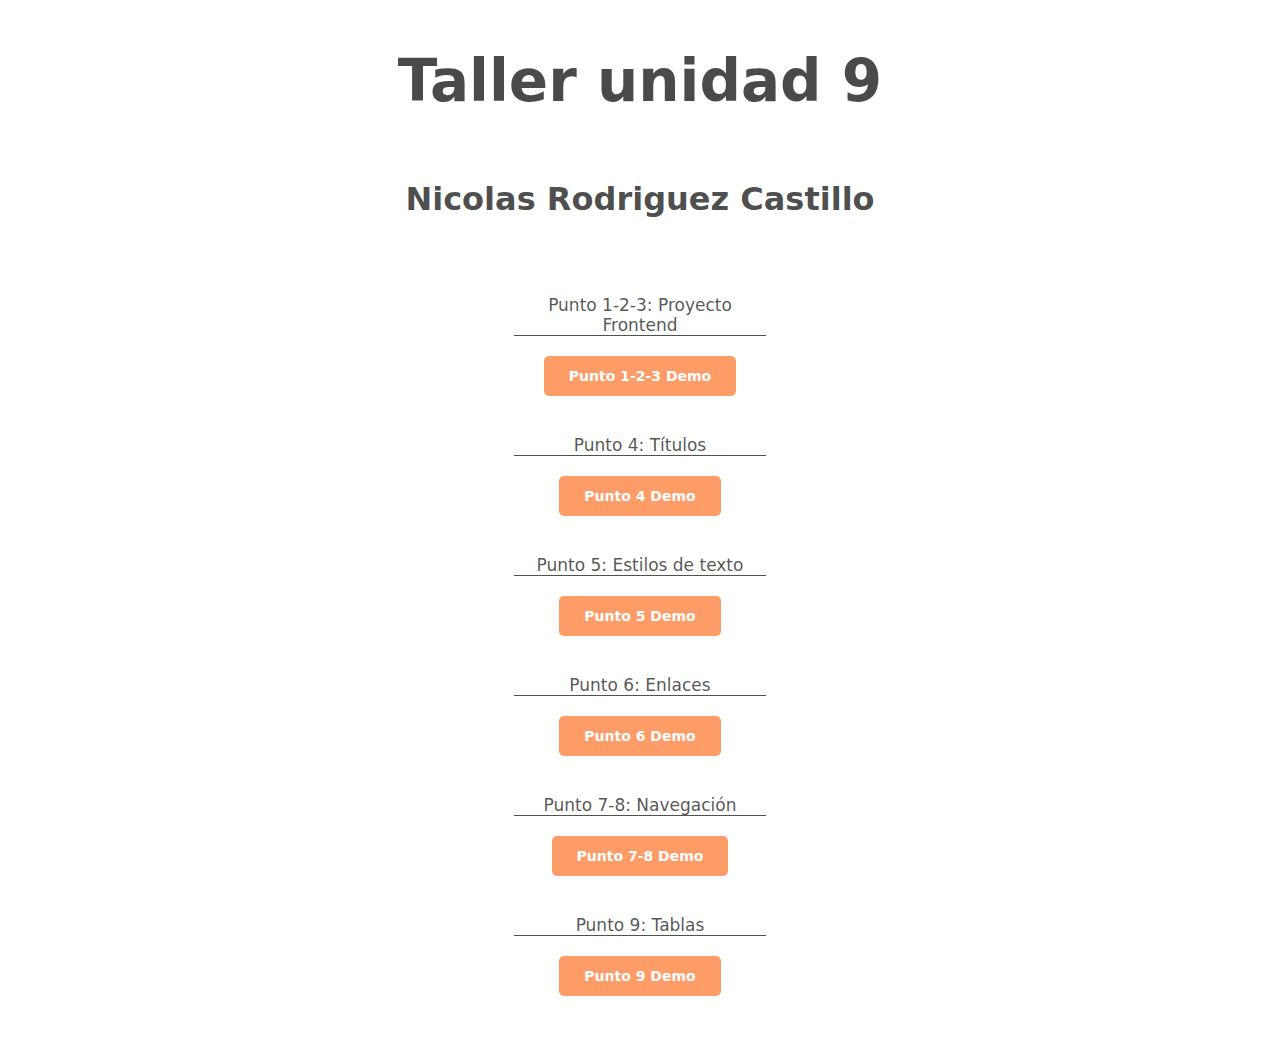
<file: index.html>
<!DOCTYPE html>
<html lang="en">
<head>
  <meta charset="UTF-8">
  <meta http-equiv="X-UA-Compatible" content="IE=edge">
  <meta name="viewport" content="width=device-width, initial-scale=1.0">
  <title>taller 9 menu</title>
  <link rel="stylesheet" href="./styles/styles.css">
</head>
<body> 
  <div>
    <h1> Taller unidad 9</h1>
    <h2>Nicolas Rodriguez Castillo</h2>
    <nav>
      <ul>
        <li>
          <p>
            Punto 1-2-3: Proyecto Frontend
          </p> 
          <a href="./punto-1-2-3/index.html">
            Punto 1-2-3 Demo  
          </a>
        </li>
        <li>
          <p>
            Punto 4: Títulos
          </p> 
          <a href="./punto-4/index.html">
            Punto 4 Demo
          </a>
        </li>
        <li>
          <p>
            Punto 5: Estilos de texto
          </p>
          <a href="./punto-5/index.html">
            Punto 5 Demo
          </a>
        </li>
        <li>
          <p>
            Punto 6: Enlaces
          </p>
          <a href="./punto-6/index.html">
            Punto 6 Demo
          </a>
        </li>
        <li>
          <p>
            Punto 7-8: Navegación
          </p>
          <a href="./punto-7-8/index.html">
            Punto 7-8 Demo
          </a>
        </li>
        <li>
          <p>
            Punto 9: Tablas
          </p>
          <a href="./punto-9/index.html">
            Punto 9 Demo
          </a>
        </li>
      </ul>
    </nav>
  </div> 
</body>
</html>
</file>
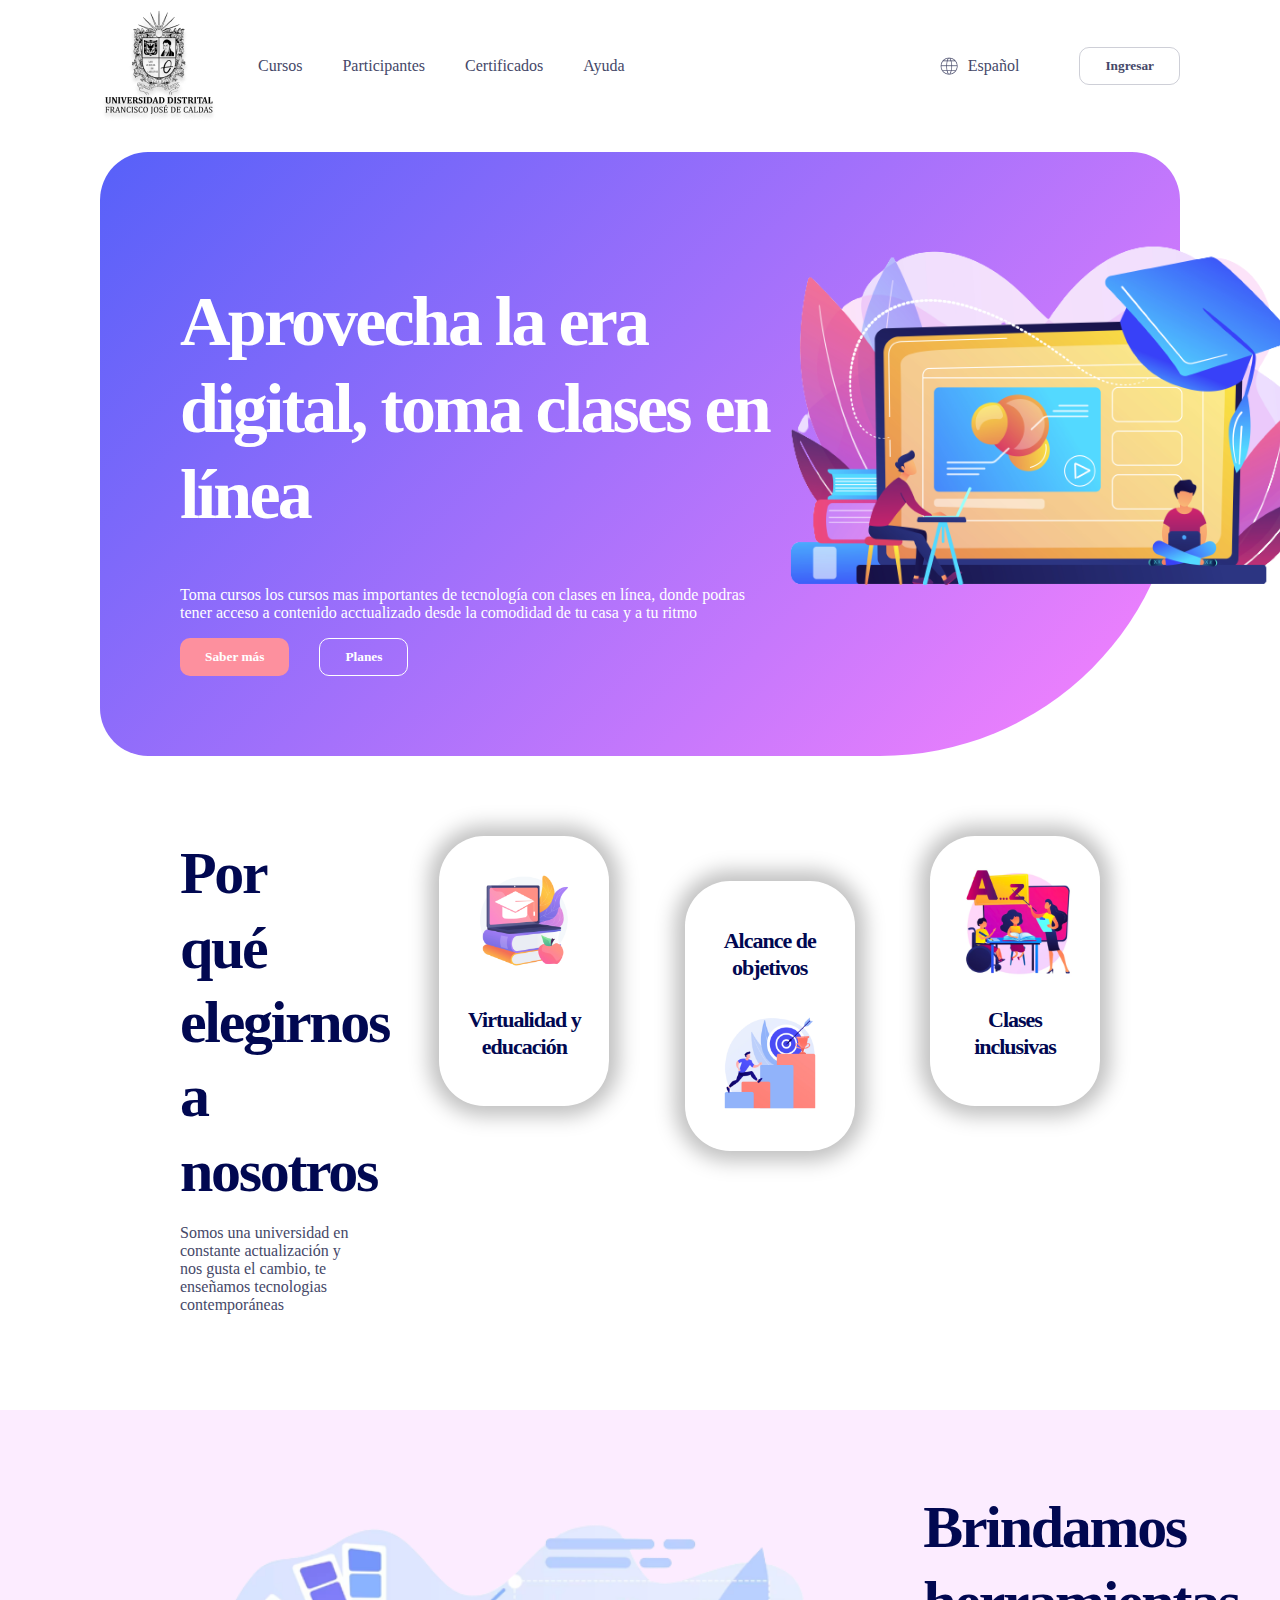
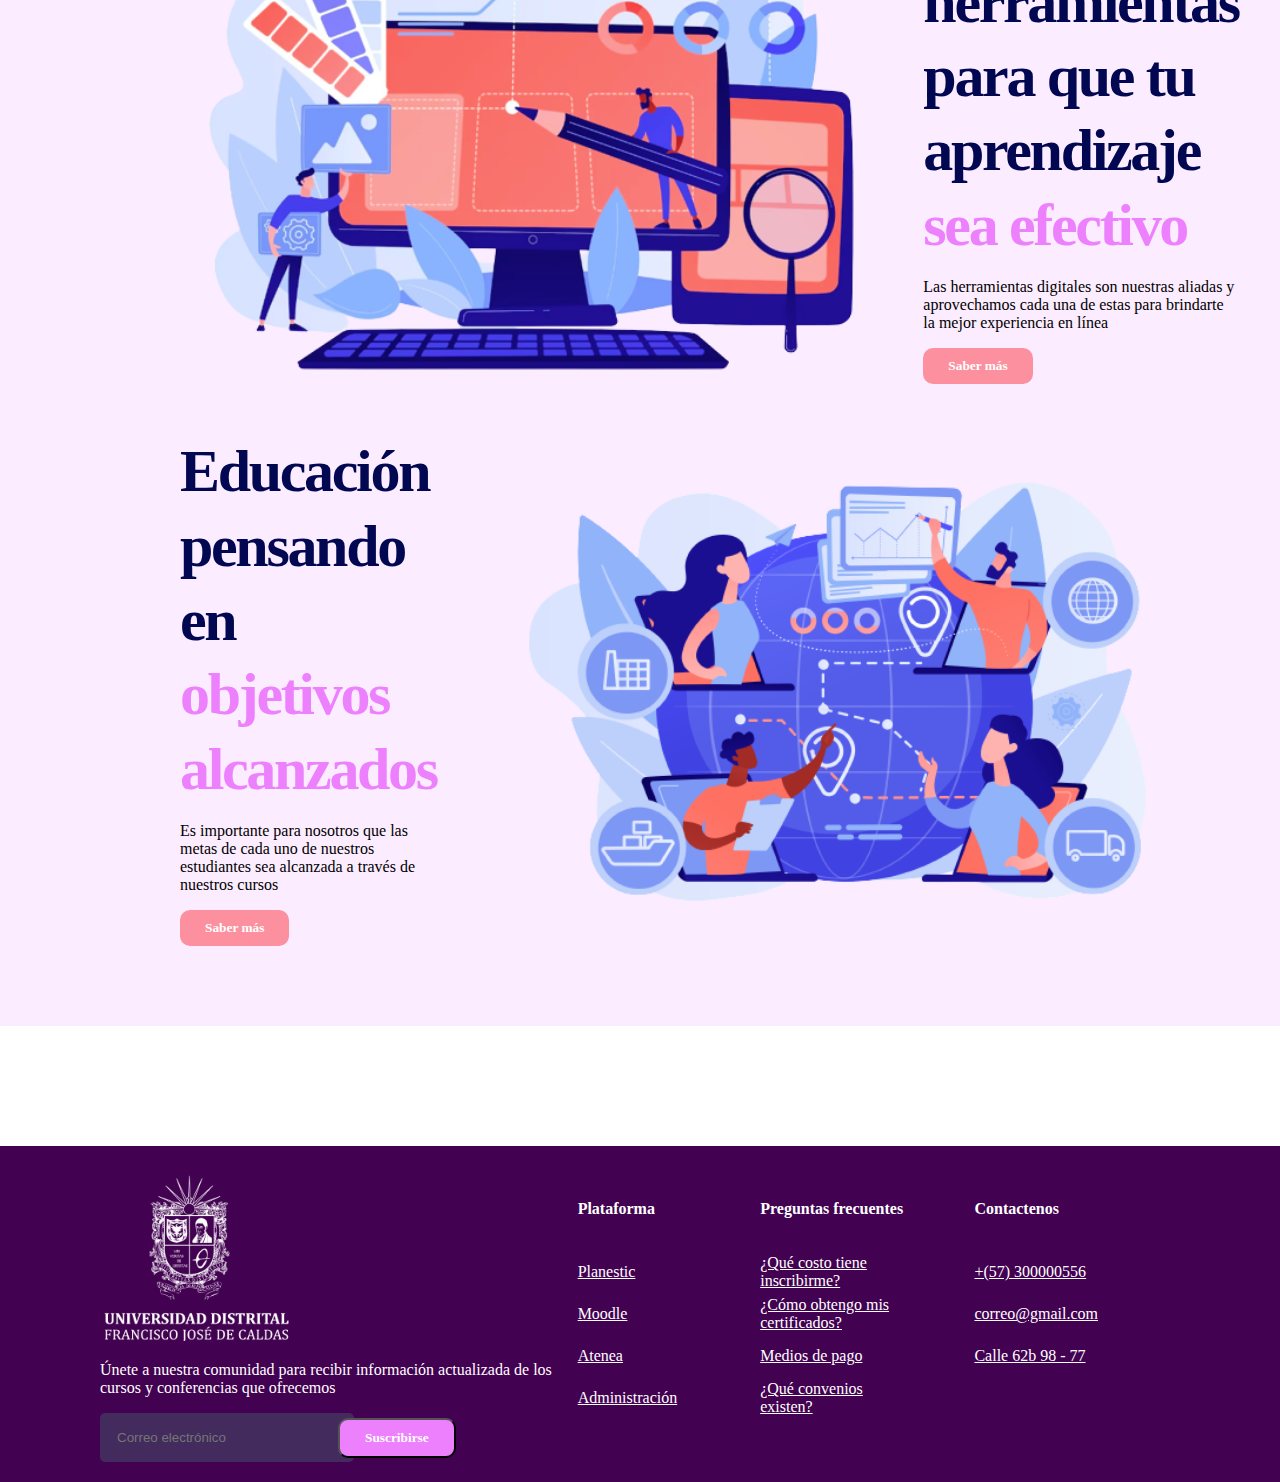
<file: punto-1-2-3/index.html>
<!DOCTYPE html>
<html lang="en">
<head>
    <meta charset="UTF-8">
    <meta name="viewport" content="width=device-width, initial-scale=1.0">
    <title>Document</title>
    <link rel="stylesheet" href ="https://indestructibletype.com/fonts/Jost.css" type="text/css" charset="utf-8"/>
    <link rel="stylesheet" href = "./styles/header-styles.css">
    <link rel ="stylesheet" href = "./styles/common-styles.css">
    <link rel = "stylesheet" href ="./styles/banner-styles.css">
    <link rel = "stylesheet" href ="./styles/section-1-styles.css">
    <link rel = "stylesheet" href ="./styles/section-2-styles.css">
    <link rel ="stylesheet" href= "./styles/footer-styles.css">
</head>
<body>
    <header>
        <div class = "header__navigator">
            <img src = "./public/images/header-logo.png" alt = "header logo" >
            <nav>
                <ul>
                    <li><a href="#banner"> Cursos</a></li>
                    <li><a href="#section-1">Participantes</a></li>
                    <li><a href="#section-2">Certificados</a></li>
                    <li><a href="#footer">Ayuda</a></li>
                </ul>
            </nav>
        </div>
        <div class = "header__settings">
            <div class = "language">
                <img src = "./public/images/header-world.png" alt ="header world">
                <span>Español</span>
            </div>
            <button>Ingresar</button>
        </div>  
    </header>
    <main></main>
    <section id = "banner">
        <div class = "banner__info">
            <div class = "banner__texts">
                <h1>Aprovecha la era 
                    digital, toma clases 
                    en línea</h1>
                <p>
                    Toma cursos los cursos mas importantes de tecnología con clases en línea, 
                    donde podras tener acceso a contenido acctualizado desde la comodidad de
                     tu casa y a tu ritmo
                </p>
            </div>
            <div class = "banner__buttons">
                <button class = "button--orange">Saber más</button>
                <button class ="button--transparent">Planes</button>
            </div>
        </div>
        <img src ="./public/images/banner-online.png" alt="banner online">
    </section>
    <section id = "section-1">
        <div class = "section-1__info">
            <h2>Por qué elegirnos a nosotros</h2>
            <p>Somos una universidad en constante actualización y nos gusta el cambio, te enseñamos tecnologias contemporáneas</p>
        </div>
        <div class = "section-1__card">
            <img src="./public/images/section1-education.png" alt = "educacion" width="120px" height="120px">
            <h3>Virtualidad y educación</h3>
        </div>
        <div class = "section-1__card section-1__card-down">
            <h3>Alcance de objetivos</h3>
            <img src = "public/images/section1-goals.png" 
            alt="objetivos"
            width="120px" 
            height="120px"
            >
        </div>
        <div class = "section-1__card">
            <img src="./public/images/section1-teach.png" 
            alt ="teach"
            height="120px"
            width="120px"
            >
            <h3>Clases inclusivas</h3>
        </div>
    </section>
    <section id = "section-2">
        <div class = "section-2__info">
            <img src ="./public/images/section2-tools.png"
            alt = "tool"
            width="1200px"
            height="485px"
            >
            <div>
                <h2>Brindamos herramientas para que tu aprendizaje </h2>
                <h2 class = "texto_section-2">sea efectivo</h2>
                <p>
                    Las herramientas digitales son nuestras aliadas 
                    y aprovechamos cada una de estas para brindarte 
                    la mejor experiencia en línea
                </p>
                <button class = "button--orange">Saber más</button>
            </div>
        </div>
        <div class = "section-2__info">
            <div>
                <h2>Educación pensando en </h2>
                <h2 class = "texto_section-2">objetivos alcanzados</h2>
                <p>
                    Es importante para nosotros que las metas de cada
                    uno de nuestros estudiantes sea alcanzada a través de nuestros cursos
                </p>
                <button class = "button--orange">Saber más</button>
            </div>
            <img src ="./public/images/section2-goals.png"
            alt = "goals"
            width="1000px"
            height="480px"
            >
        </div>
    </section>
    <footer id = "footer">
        <div class = "footer__info">
            <img src ="./public/images/footer-logo.png"
            alt="logo"
            width="200px"
            height="175px"
            >
            <p>
                Únete a nuestra comunidad para recibir información actualizada de los cursos y conferencias que ofrecemos
            </p>
            <form action = "">
                <label for = "user_email"></label>
                <input 
                type ="email" 
                placeholder="Correo electrónico"
                id = "user_email"
                name = "user_email">
                <button class = "button--sub">Suscribirse</button>
            </form>

        </div>
        <div class = "footer__list">
            <table>
                <thead>
                    <tr>
                        <th>Plataforma</th>
                        <th>Preguntas frecuentes</th>
                        <th>Contactenos</th>
                    </tr>
                </thead>
                <tbody>
                    <tr>
                        <td><a href="">Planestic</a></td>
                        <td><a href="">¿Qué costo tiene inscribirme?</a></td>
                        <td><a href="">+(57) 300000556</a></td>
                    </tr>
                    <tr>
                        <td><a href="">Moodle</a></td>
                        <td><a href="">¿Cómo obtengo mis certificados?</a></td>
                        <td><a href="">correo@gmail.com</a></td>
                    </tr>
                    <tr>
                        <td><a href="">Atenea</a></td>
                        <td><a href="">Medios de pago</a></td>
                        <td><a href="">Calle 62b 98 - 77</a></td>
                    </tr>
                    <tr>
                        <td><a href="">Administración</a></td>
                        <td><a href="">¿Qué convenios existen?</a></td>
                    </tr>
                </tbody>
            </table>
        </div>
    </footer>
</body>
</html>
</file>
<file: styles/styles.css>
body {
    text-align: center;
    color: #000000b5;
    font-family: system-ui, -apple-system;
  }
  
  body, div {
    display: flex;
    justify-content: center;
    align-items: center;
  }
  
  div {
    flex-direction: column;
    width: 50%;
    height: 50%;
    text-align: center;
  }
  
  h1 {
    font-size: 58px;
  }
  
  h2 {
    font-size: 32px;
  }
  
  nav {
    width: 40%;
  }
  
  ul {
    padding: 0;
    text-align: center;
    list-style: none;
  }
  
  li {
    margin: 50px 0;
  }
  
  p {
    margin: 40px 0 30px;
    color: #000000ae;
    font-size: 17px;
    border-bottom: 1px solid;
  }
  
  a {
    padding: 12px 25px;
    color: #ffffff;
    background-color: #fd8f54e2;
    border: none;
    border-radius: 5px;
    font-family: system-ui, -apple-system;
    font-size: 14px;
    font-weight: bold;
    text-decoration: none;
    cursor: pointer;
  }
  
  a:hover {
    background-color: #e87537e2;
  }
</file>
<file: punto-1-2-3/styles/header-styles.css>
header{
    display: flex;
    justify-content: space-between;
    margin: 10px 100px;
}

.header__navigator {
    display: flex;
    align-items: center;
}

ul {
    display: flex;
    gap: 40px;
    list-style: none;
}

.header__navigator {
    display: flex;
}

nav a {
    color: #454868;
    text-decoration: none;
    font-weight: 500;
}

.header__settings{
    display: flex;
    align-items: center;
    gap: 60px;
}

.language {
    display: flex;
    gap: 10px;
    align-items: center;
    font-family: 'Jost';
    font-weight: 300;
    color: #454868;
}

header button {
    background-color: transparent;
    border: 1px solid #45486843;
    color: #454868
}
</file>
<file: punto-1-2-3/styles/common-styles.css>
a {
    font-family: 'Jost';
}

button {
    font-family: 'Jost';
    font-weight: bold;
    border-radius: 10px;
    padding:10px 25px ;
    cursor: pointer;
}

p { 
    font-family: 'Jost';
    font-size: 16px;
}

.button--orange {
    background-color: #FD909E;
    color: white;
    border: none;
}

h2 {
    font-family: Jost;
    font-size: 60px;
    color: #010851;
    margin: 0;
    line-height: 124%;
    letter-spacing: -2.32px;
}

h3 {
    color: #010851;
    text-align: center;
    font-family: Jost;
    font-size: 22px;
    color: #010851;
    font-weight: 700;
    line-height: 120%; /* 33.6px */
    letter-spacing: -1px;

}

body {
    margin: 0px;
}

table {
    font-family: 'Jost';
    text-align: left;
}
</file>
<file: punto-1-2-3/styles/banner-styles.css>
#banner {
    margin: 30px 100px;
    padding: 80px;
    border-radius: 48px 48px 300px 48px;
    background: linear-gradient(134deg, #5961F9 1.57%, #ED80FD 91.97%);
    display: flex;
    color: #FFF;
}

h1 {

    width: 592px;
    font-family: 'Jost';
    font-size: 70px;
    font-style: normal;
    font-weight: 700;
    line-height: 124%; 
    letter-spacing: -2.8px;
}

#banner img {
    width: 550px;
    height: 370px;
}


.banner__buttons {
    display: flex;
    gap: 30px;
}

.button--transparent{
    background-color: transparent;
    border: 1px solid;
    color: white;
    
}
</file>
<file: punto-1-2-3/styles/section-1-styles.css>
#section-1 { 
    display: flex;
    margin: 80px 180px;
    display: flex;
    justify-content: space-between;
}

.section-1__info{
    width: 20%;
}


.section-1__info p {
    color: #454868;
}

.section-1__card {
    height: 220px;
    width: min-content;
    text-align:start;
    border-radius: 45px;
    padding: 25px;
    background: #FFF;
    box-shadow: 0px 0px 20px 10px rgba(0, 0, 0, 0.25);  
}

.section-1__card-down {
    margin-top: 45px;

}
</file>
<file: punto-1-2-3/styles/section-2-styles.css>
#section-2 {
    padding: 30px 180px;
    background: rgba(237, 128, 253, 0.15);
   
}

.section-2__info {
    display: flex;
    align-items: center;
    gap: 45px;
    margin: 50px 0px;
}

.texto_section-2 {
    color: #ED80FD;
}
</file>
<file: punto-1-2-3/styles/footer-styles.css>
#footer {
    margin-top: 120px;
    background: #420151;
    display: flex;
    color:white;
    padding: 20px 100px;
}

.footer__info{
    width: 50%;    
}

.button--sub {
    background: #ED80FD;
    color: white;
}

input {
    padding: 17px;
    margin-right: -20px;
    width: 220px;
    border: none;
    border-radius: 5px;
    background-color: rgba(69, 72, 104, 0.60);;
}

td a {
    color: white;
}

table {
    font-family: 'Jost';
    text-align: left;

}

tr {
    height: 40px;
}

th {
    height: 80px;
}

td {
    padding-right: 80px;
}
</file>
